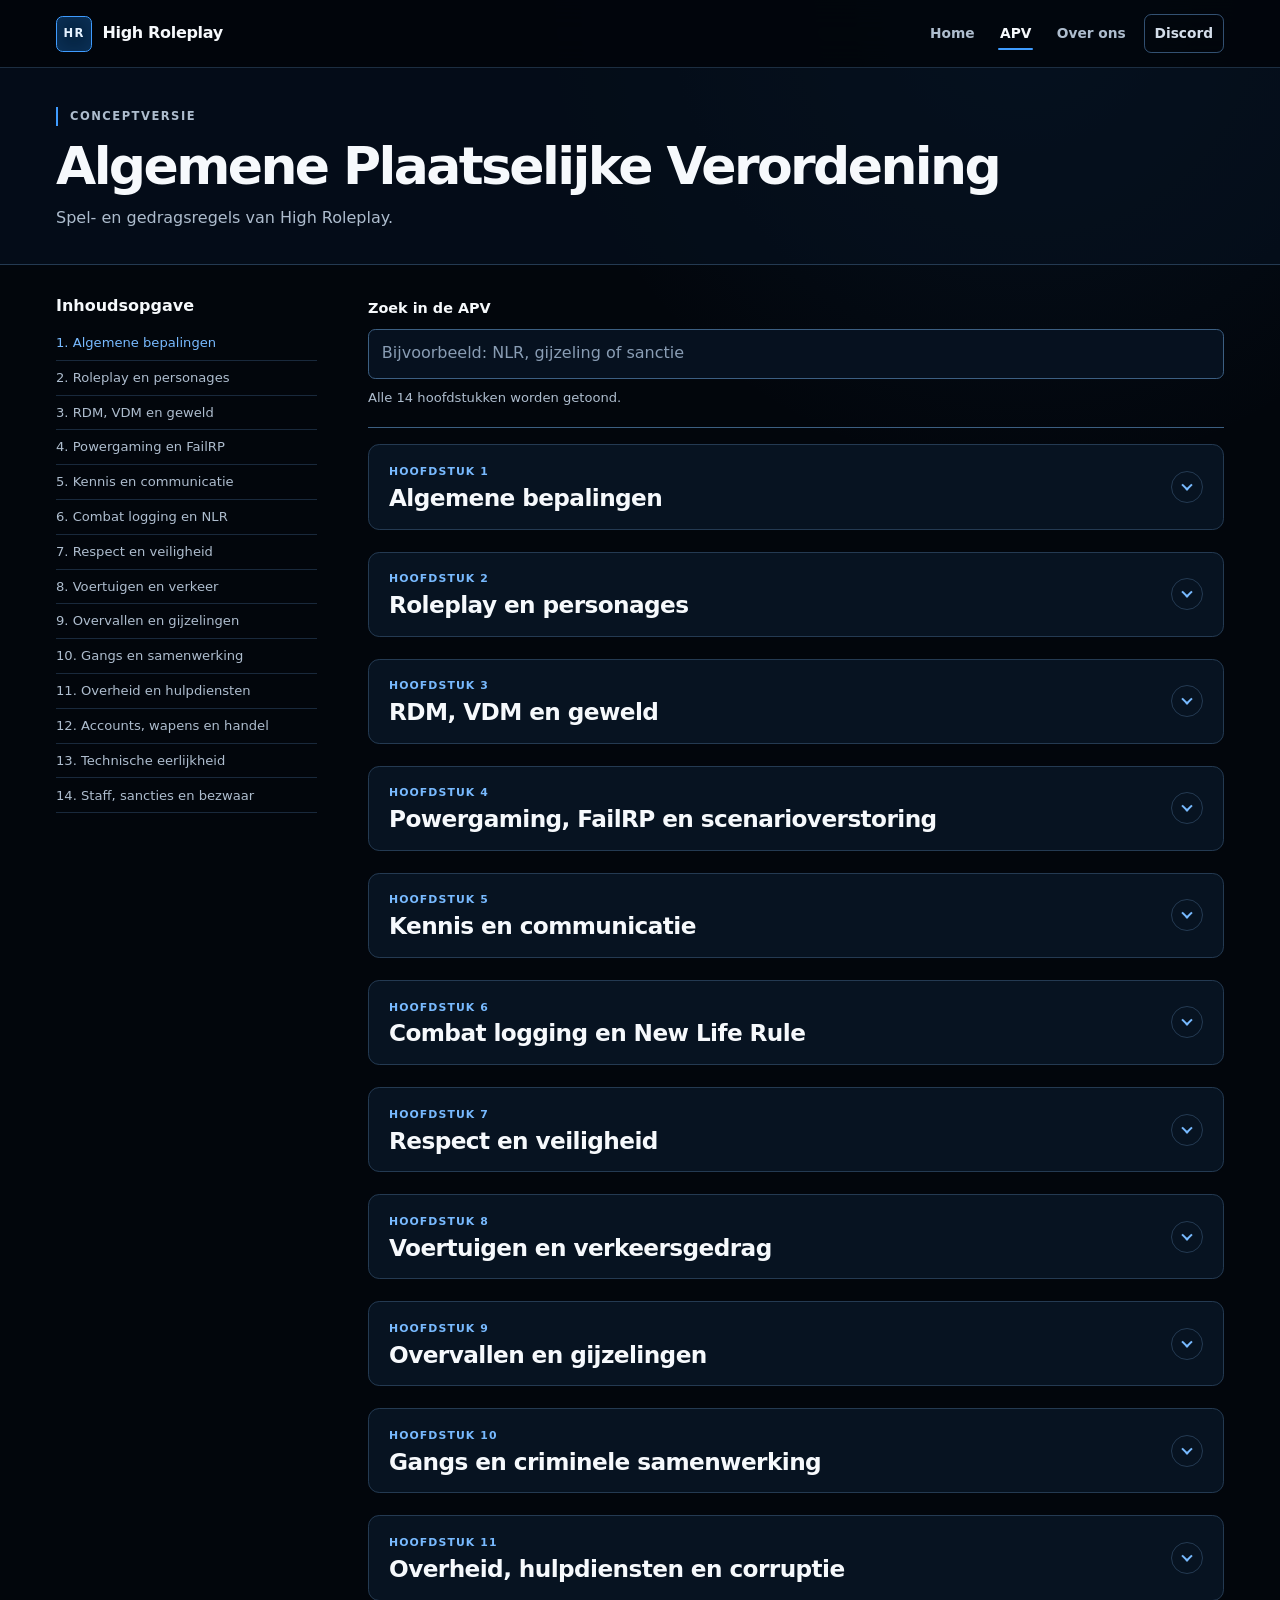
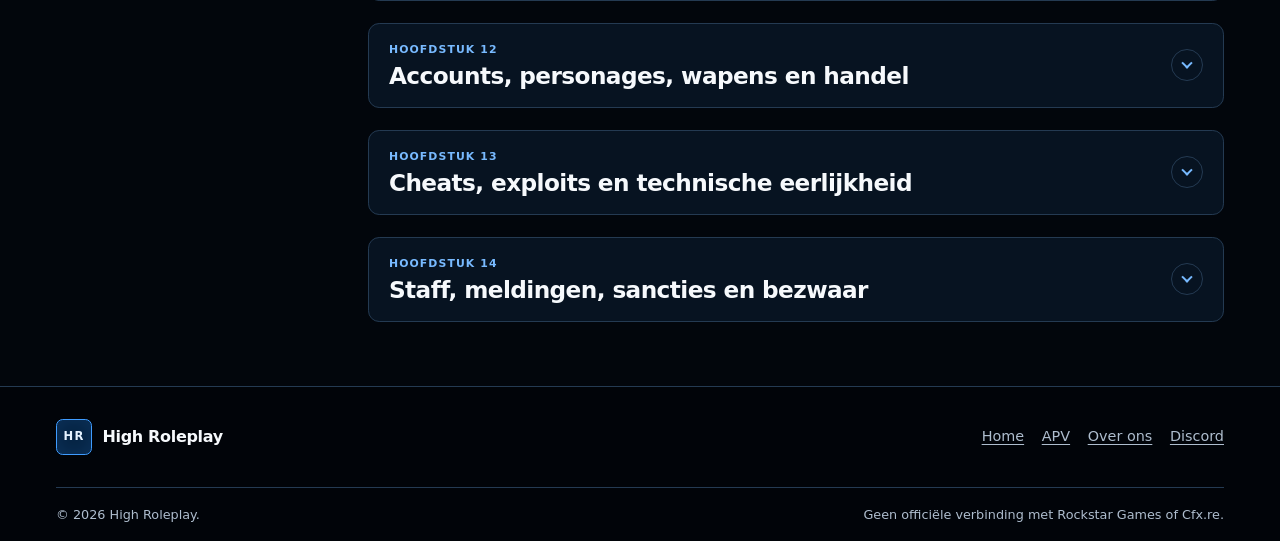
<file: apv.html>
<!doctype html>
<html lang="nl">
<head>
  <meta charset="utf-8">
  <meta name="viewport" content="width=device-width, initial-scale=1">
  <meta name="description" content="Concept-APV van High Roleplay met spel- en gedragsregels voor serieuze Nederlandse FiveM-roleplay.">
  <meta name="theme-color" content="#02060c">
  <title>APV — High Roleplay</title>
  <link rel="icon" href="data:,">
  <link rel="stylesheet" href="styles.css">
  <script src="script.js" defer></script>
</head>
<body class="apv-page">
  <a class="skip-link" href="#apv-inhoud">Ga naar de APV-inhoud</a>

  <header class="site-header" id="pagina-top">
    <div class="container header-inner">
      <a class="brand" href="index.html" aria-label="High Roleplay, home">
        <span class="brand-mark" aria-hidden="true">HR</span>
        <span class="brand-name">High Roleplay</span>
      </a>
      <nav class="site-nav" aria-label="Hoofdnavigatie">
        <a href="index.html">Home</a>
        <a href="apv.html" aria-current="page">APV</a>
        <a href="index.html#over-ons">Over ons</a>
        <a class="nav-discord" href="https://discord.gg/zPV2AMXaX" target="_blank" rel="noopener noreferrer">Discord<span class="sr-only"> (opent in een nieuw tabblad)</span></a>
      </nav>
    </div>
  </header>

  <main>
    <header class="apv-hero">
      <div class="container">
        <p class="concept-label">Conceptversie</p>
        <h1>Algemene Plaatselijke Verordening</h1>
        <p class="apv-lead">Spel- en gedragsregels van High Roleplay.</p>
      </div>
    </header>

    <div class="container apv-layout">
      <aside class="apv-sidebar" aria-labelledby="toc-title">
        <h2 id="toc-title">Inhoudsopgave</h2>
        <nav aria-label="APV-hoofdstukken">
          <ol class="toc">
            <li><a href="#hoofdstuk-algemene-bepalingen">1. Algemene bepalingen</a></li>
            <li><a href="#hoofdstuk-roleplay">2. Roleplay en personages</a></li>
            <li><a href="#hoofdstuk-geweld">3. RDM, VDM en geweld</a></li>
            <li><a href="#hoofdstuk-powergaming">4. Powergaming en FailRP</a></li>
            <li><a href="#hoofdstuk-kennis-communicatie">5. Kennis en communicatie</a></li>
            <li><a href="#hoofdstuk-continuiteit">6. Combat logging en NLR</a></li>
            <li><a href="#hoofdstuk-respect">7. Respect en veiligheid</a></li>
            <li><a href="#hoofdstuk-voertuigen">8. Voertuigen en verkeer</a></li>
            <li><a href="#hoofdstuk-overvallen">9. Overvallen en gijzelingen</a></li>
            <li><a href="#hoofdstuk-gangs">10. Gangs en samenwerking</a></li>
            <li><a href="#hoofdstuk-overheid">11. Overheid en hulpdiensten</a></li>
            <li><a href="#hoofdstuk-accounts-handel">12. Accounts, wapens en handel</a></li>
            <li><a href="#hoofdstuk-technische-eerlijkheid">13. Technische eerlijkheid</a></li>
            <li><a href="#hoofdstuk-staff-sancties">14. Staff, sancties en bezwaar</a></li>
          </ol>
        </nav>
      </aside>

      <div class="apv-main" id="apv-inhoud">
        <section class="filter-panel" data-apv-filter hidden aria-labelledby="filter-title">
          <h2 id="filter-title" class="sr-only">APV doorzoeken</h2>
          <label for="apv-search">Zoek in de APV</label>
          <div class="filter-controls">
            <div class="search-field">
              <input id="apv-search" type="search" inputmode="search" autocomplete="off" placeholder="Bijvoorbeeld: NLR, gijzeling of sanctie">
              <button class="search-clear" type="button" data-clear-search aria-label="Zoekopdracht wissen" hidden><span aria-hidden="true">×</span></button>
            </div>
          </div>
          <p class="filter-status" data-filter-status aria-live="polite">Alle 14 hoofdstukken worden getoond.</p>
        </section>

        <noscript><p class="no-script-note">JavaScript staat uit. De volledige APV blijft hieronder leesbaar; alleen zoeken en inklappen zijn niet beschikbaar.</p></noscript>
        <p class="no-results" data-no-results hidden>Geen hoofdstukken gevonden. Probeer een andere of kortere zoekterm.</p>

        <span class="legacy-anchor" id="hoofdstuk-1" data-chapter-target="hoofdstuk-algemene-bepalingen" aria-hidden="true"></span>
        <details class="apv-chapter" id="hoofdstuk-algemene-bepalingen" data-apv-chapter>
          <summary class="chapter-summary"><span class="chapter-number">Hoofdstuk 1</span><h2>Algemene bepalingen</h2><span class="chapter-toggle" aria-hidden="true"></span></summary>
          <article class="article"><h3>Artikel 1.1 — Doel en toepasselijkheid</h3><p>Deze APV bevat de spel- en gedragsregels van High Roleplay. Met <span class="term">APV</span> wordt het communityreglement bedoeld, niet een verordening van een echte gemeente. De regels gelden voor spelers, staffleden en activiteiten die rechtstreeks met de community of een roleplaysituatie samenhangen.</p></article>
          <article class="article"><h3>Artikel 1.2 — Goede trouw</h3><p>Iedere deelnemer speelt eerlijk, werkt mee aan geloofwaardige roleplay en gebruikt onduidelijkheden niet om een oneerlijk voordeel te behalen. De bedoeling van een regel telt mee bij de beoordeling.</p></article>
          <article class="article"><h3>Artikel 1.3 — APV en toekomstige wetboeken</h3><p>De APV regelt gedrag van spelers, staff en roleplay. In-character strafbare feiten, boetes en celstraffen horen later in het Wetboek van Strafrecht. Politiebevoegdheden, procedures en rechten horen later in het Wetboek van Strafvordering. Technische wachttijden, statussen en automatische blokkades worden in scripts of configuratie vastgelegd.</p></article>
          <article class="article"><h3>Artikel 1.4 — Onvoorziene situaties</h3><p>Staff mag bij een onvoorziene situatie tijdelijk ingrijpen om veiligheid, eerlijkheid of continuïteit te bewaren. Zo'n ingreep is geen stille nieuwe regel en moet achteraf op grond van feiten en bestaande uitgangspunten worden beoordeeld.</p></article>
          <a class="back-to-top" href="#pagina-top">Terug naar boven</a>
        </details>

        <span class="legacy-anchor" id="hoofdstuk-2" data-chapter-target="hoofdstuk-roleplay" aria-hidden="true"></span>
        <details class="apv-chapter" id="hoofdstuk-roleplay" data-apv-chapter>
          <summary class="chapter-summary"><span class="chapter-number">Hoofdstuk 2</span><h2>Roleplay en personages</h2><span class="chapter-toggle" aria-hidden="true"></span></summary>
          <article class="article"><h3>Artikel 2.1 — In character en out of character</h3><p><span class="term">In character (IC)</span> betekent handelen als personage. <span class="term">Out of character (OOC)</span> betekent handelen als speler buiten het verhaal. Houd beide gescheiden en gebruik OOC-conflicten of -kennis niet in de roleplay.</p></article>
          <article class="article"><h3>Artikel 2.2 — Geloofwaardig personage</h3><p>Speel een herkenbaar en geloofwaardig personage met menselijke grenzen. Waardeer het leven van het personage, speel verwondingen uit en accepteer redelijke gevolgen van eigen keuzes.</p></article>
          <article class="article"><h3>Artikel 2.3 — Samenspel</h3><p>Roleplay is gezamenlijk. Geef anderen redelijke ruimte om te reageren, forceer niet zonder noodzaak één uitkomst en laat winnen of buit niet zwaarder wegen dan een eerlijk verhaal.</p></article>
          <article class="article"><h3>Artikel 2.4 — Eén actieve identiteit</h3><p>Iedere speler gebruikt één eigen Cfx/FiveM-account en één actief personage. Extra personages voor politie, criminaliteit of andere rollen zijn niet toegestaan. Een volledige reset kan uitsluitend om een ernstige technische of administratieve reden door staff worden toegestaan; een <span class="term">Character Kill (CK)</span> is niet van toepassing.</p></article>
          <a class="back-to-top" href="#pagina-top">Terug naar boven</a>
        </details>

        <span class="legacy-anchor" id="hoofdstuk-3" data-chapter-target="hoofdstuk-geweld" aria-hidden="true"></span>
        <details class="apv-chapter" id="hoofdstuk-geweld" data-apv-chapter>
          <summary class="chapter-summary"><span class="chapter-number">Hoofdstuk 3</span><h2>RDM, VDM en geweld</h2><span class="chapter-toggle" aria-hidden="true"></span></summary>
          <article class="article"><h3>Artikel 3.1 — Random Deathmatch</h3><p><span class="term">Random Deathmatch (RDM)</span> is iemand aanvallen of doden zonder geloofwaardige aanleiding, opbouw en redelijke kans om op de situatie te reageren. RDM is verboden.</p></article>
          <article class="article"><h3>Artikel 3.2 — Escalatie</h3><p>Geweld moet passen bij de ernst en ontwikkeling van de roleplay. Een klein conflict rechtvaardigt niet automatisch zwaar of dodelijk geweld. Een duidelijke, direct waarneembare dreiging kan onmiddellijke verdediging wel redelijk maken.</p></article>
          <article class="article"><h3>Artikel 3.3 — Vehicle Deathmatch</h3><p><span class="term">Vehicle Deathmatch (VDM)</span> is een voertuig onrealistisch of zonder passende roleplay als wapen gebruiken. Opzettelijk inrijden op personen, menigten of blokkades zonder zwaarwegende IC-noodzaak is verboden.</p></article>
          <article class="article"><h3>Artikel 3.4 — Verwondingen en overmacht</h3><p>Speel verwondingen en duidelijke overmacht geloofwaardig uit. Negeer geen letsel, wapenbedreiging of fysieke beperking enkel om een gunstiger resultaat af te dwingen.</p></article>
          <a class="back-to-top" href="#pagina-top">Terug naar boven</a>
        </details>

        <span class="legacy-anchor" id="hoofdstuk-5" data-chapter-target="hoofdstuk-powergaming" aria-hidden="true"></span>
        <details class="apv-chapter" id="hoofdstuk-powergaming" data-apv-chapter>
          <summary class="chapter-summary"><span class="chapter-number">Hoofdstuk 4</span><h2>Powergaming, FailRP en scenarioverstoring</h2><span class="chapter-toggle" aria-hidden="true"></span></summary>
          <article class="article"><h3>Artikel 4.1 — Powergaming</h3><p><span class="term">Powergaming</span> is een onrealistisch voordeel afdwingen, spelmechanieken boven geloofwaardigheid zetten of een ander geen redelijke reactieruimte geven. Dit is verboden.</p></article>
          <article class="article"><h3>Artikel 4.2 — FailRP</h3><p><span class="term">FailRP</span> is gedrag dat de geloofwaardigheid van een situatie ernstig doorbreekt, zoals onmogelijke handelingen uitvoeren, zwaar letsel negeren of zonder verhaal van rol wisselen om gevolgen te ontwijken.</p></article>
          <article class="article"><h3>Artikel 4.3 — Scenarioverstoring</h3><p>Verstoor geen lopende scène door zonder geldige aanleiding deel te nemen, nood- of staffdiensten te lokken voor vermaak, of herhaald versterking op te roepen enkel om een oneerlijke overmacht te maken.</p></article>
          <article class="article"><h3>Artikel 4.4 — Misbruik van systemen</h3><p>Gebruik menu's, animaties, voertuigen, inventarissen of andere systemen niet op een manier die technisch mogelijk maar duidelijk onrealistisch of oneerlijk is.</p></article>
          <a class="back-to-top" href="#pagina-top">Terug naar boven</a>
        </details>

        <span class="legacy-anchor" id="hoofdstuk-4" data-chapter-target="hoofdstuk-kennis-communicatie" aria-hidden="true"></span>
        <span class="legacy-anchor" id="hoofdstuk-14" data-chapter-target="hoofdstuk-kennis-communicatie" aria-hidden="true"></span>
        <details class="apv-chapter" id="hoofdstuk-kennis-communicatie" data-apv-chapter>
          <summary class="chapter-summary"><span class="chapter-number">Hoofdstuk 5</span><h2>Kennis en communicatie</h2><span class="chapter-toggle" aria-hidden="true"></span></summary>
          <article class="article"><h3>Artikel 5.1 — Metagaming</h3><p><span class="term">Metagaming</span> is OOC-informatie gebruiken die het personage niet geloofwaardig IC heeft verkregen. Ook kennis uit streams, chats, Discord, schermdelen of een ander personage gebruiken is verboden.</p></article>
          <article class="article"><h3>Artikel 5.2 — Streamsniping</h3><p>Een livestream of opname gebruiken om iemand te vinden, diens plannen te achterhalen of een lopende situatie te beïnvloeden is <span class="term">streamsniping</span> en is verboden.</p></article>
          <article class="article"><h3>Artikel 5.3 — Communicatie tijdens roleplay</h3><p>Gebruik tijdens actieve roleplay uitsluitend in-game spraak, telefoon en radio. Deel geen live tactische informatie via Discord, privéberichten, streams of schermdelen. Algemene planning buiten de server mag, zolang die geen actuele tactiek of informatie uit een lopende situatie bevat.</p></article>
          <article class="article"><h3>Artikel 5.4 — Technische uitzondering</h3><p>Na een crash mag extern kort worden gemeld dat iemand is gecrasht en terugkeert. Deel daarbij geen tactiek en vraag geen vooraf afgesproken voordeel. Een langdurige externe noodoplossing tijdens een storing vereist toestemming van staff of de bevoegde coördinator en stopt zodra in-game communicatie weer werkt.</p></article>
          <a class="back-to-top" href="#pagina-top">Terug naar boven</a>
        </details>

        <span class="legacy-anchor" id="hoofdstuk-6" data-chapter-target="hoofdstuk-continuiteit" aria-hidden="true"></span>
        <span class="legacy-anchor" id="hoofdstuk-7" data-chapter-target="hoofdstuk-continuiteit" aria-hidden="true"></span>
        <details class="apv-chapter" id="hoofdstuk-continuiteit" data-apv-chapter>
          <summary class="chapter-summary"><span class="chapter-number">Hoofdstuk 6</span><h2>Combat logging en New Life Rule</h2><span class="chapter-toggle" aria-hidden="true"></span></summary>
          <article class="article"><h3>Artikel 6.1 — Combat logging</h3><p><span class="term">Combat logging</span> is de server verlaten om een actieve roleplaysituatie of de gevolgen daarvan te ontwijken. Verlaat de server niet tijdens een achtervolging, arrestatie, overval, vechtpartij, actieve confrontatie of terwijl het personage buiten bewustzijn is.</p></article>
          <article class="article"><h3>Artikel 6.2 — Crash en terugkeer</h3><p>Keer na een crash zo mogelijk binnen tien minuten terug en hervat de situatie wanneer dat redelijk is. Meld een verhindering zo snel mogelijk via Discord. Tien minuten is een richtlijn en terugkeerplicht, geen automatische strafgrens. Een langdurige storing of wachtrij kan geldig zijn als die tijdig wordt gemeld. Een servercrash of aangekondigde herstart is uitgezonderd.</p></article>
          <article class="article"><h3>Artikel 6.3 — Start van de New Life Rule</h3><p>De <span class="term">New Life Rule (NLR)</span> start uitsluitend wanneer een speler na overlijden in het ziekenhuis respawnt. Behandeling of reanimatie door EMS activeert geen NLR: bestaande kennis blijft dan behouden, maar verwondingen worden geloofwaardig uitgespeeld.</p></article>
          <article class="article"><h3>Artikel 6.4 — Buiten het scenario blijven</h3><p>Na een ziekenhuisrespawn mag de speler het oorspronkelijke scenario niet beïnvloeden: niet terugkeren, versterken, informatie doorgeven, via telefoon of radio helpen, voorwerpen terughalen of wraak nemen. Dit duurt totdat conflict, achtervolging, onderhandeling, ontsnapping en actieve zoektocht zijn beëindigd en betrokkenen aantoonbaar met andere roleplay bezig zijn. Er geldt geen vaste locatiegebonden timer; bij twijfel blijft de speler buiten de situatie en kan staff achteraf beoordelen.</p></article>
          <article class="article"><h3>Artikel 6.5 — Geheugen na overlijden</h3><p>De speler vergeet de gebeurtenissen uit de vijftien minuten vóór het overlijden. Achtergrond, oudere herinneringen en bestaande relaties blijven bestaan. Een ander mag de gebeurtenis later vertellen, maar daarmee keert de eigen herinnering aan die vijftien minuten niet terug.</p></article>
          <a class="back-to-top" href="#pagina-top">Terug naar boven</a>
        </details>

        <span class="legacy-anchor" id="hoofdstuk-8" data-chapter-target="hoofdstuk-respect" aria-hidden="true"></span>
        <details class="apv-chapter" id="hoofdstuk-respect" data-apv-chapter>
          <summary class="chapter-summary"><span class="chapter-number">Hoofdstuk 7</span><h2>Respect en veiligheid</h2><span class="chapter-toggle" aria-hidden="true"></span></summary>
          <article class="article"><h3>Artikel 7.1 — Respectvol gedrag</h3><p>Behandel anderen buiten het personage respectvol. Discriminatie, gerichte intimidatie, seksuele intimidatie, bedreiging, doxing en het delen of opeisen van persoonlijke gegevens zijn verboden.</p></article>
          <article class="article"><h3>Artikel 7.2 — IC-conflict en grenzen</h3><p>Een IC-conflict is geen toestemming voor OOC-aanvallen. Zware onderwerpen moeten functioneel, terughoudend en zonder persoonlijk doelwit worden gespeeld. Staff mag een scène begrenzen of stoppen als veiligheid of welzijn dit vereist.</p></article>
          <article class="article"><h3>Artikel 7.3 — Geen uitlokking of lastigvallen</h3><p>Lok hulpdiensten, staff of andere spelers niet herhaaldelijk enkel uit om een reactie af te dwingen, hun werk te verstoren of een klacht uit te lokken. Respecteer een redelijke aanwijzing om afstand te nemen.</p></article>
          <a class="back-to-top" href="#pagina-top">Terug naar boven</a>
        </details>

        <span class="legacy-anchor" id="hoofdstuk-9" data-chapter-target="hoofdstuk-voertuigen" aria-hidden="true"></span>
        <details class="apv-chapter" id="hoofdstuk-voertuigen" data-apv-chapter>
          <summary class="chapter-summary"><span class="chapter-number">Hoofdstuk 8</span><h2>Voertuigen en verkeersgedrag</h2><span class="chapter-toggle" aria-hidden="true"></span></summary>
          <article class="article"><h3>Artikel 8.1 — Geloofwaardig rijgedrag</h3><p>Pas snelheid en rijstijl aan voertuig, weg, verkeer en omstandigheden aan. Extreem rijden zonder passende noodzaak of roleplay is niet toegestaan.</p></article>
          <article class="article"><h3>Artikel 8.2 — Achtervolgingen</h3><p>Een achtervolging blijft roleplay. Neem geen onredelijke sprongen, terreinroutes of frontale risico's enkel omdat het voertuig of spel dit technisch overleeft.</p></article>
          <article class="article"><h3>Artikel 8.3 — Botsingen</h3><p>Speel ernstige botsingen en schade uit. Doorrijden alsof niets is gebeurd kan FailRP zijn. Gebruik een voertuig niet als goedkoop middel om een scène te winnen.</p></article>
          <article class="article"><h3>Artikel 8.4 — Passend gebruik</h3><p>Gebruik voertuigen overeenkomstig hun aard en mogelijkheden. Het betreden van duidelijk ongeschikt terrein of misbruiken van voertuigfysica voor voordeel is verboden.</p></article>
          <a class="back-to-top" href="#pagina-top">Terug naar boven</a>
        </details>

        <span class="legacy-anchor" id="hoofdstuk-10" data-chapter-target="hoofdstuk-overvallen" aria-hidden="true"></span>
        <details class="apv-chapter" id="hoofdstuk-overvallen" data-apv-chapter>
          <summary class="chapter-summary"><span class="chapter-number">Hoofdstuk 9</span><h2>Overvallen en gijzelingen</h2><span class="chapter-toggle" aria-hidden="true"></span></summary>
          <article class="article"><h3>Artikel 9.1 — Beschikbare politie</h3><p>Voor een kleine overval zijn minimaal twee beschikbare agenten nodig; voor een middelgrote overval minimaal drie. Alleen agenten die in dienst, inzetbaar, niet uitgeschakeld en niet gebonden aan een andere grote actieve situatie zijn, tellen mee. De openbare status toont uitsluitend een verhouding zoals <span class="term">5/10</span>, nooit namen of persoonlijke statussen. Bewust misbruik van een dienst- of beschikbaarheidsstatus is verboden.</p></article>
          <article class="article"><h3>Artikel 9.2 — Omvang en technische grenzen</h3><p>Welke overvallen klein of middelgroot zijn, wordt pas definitief vastgesteld wanneer de gebruikte scripts bekend zijn. Grote banken zijn tijdens de eerste testfase uitgeschakeld. Cooldowns, reservering van agenten en een blokkade rond herstarts zijn technische regels en worden later door scripts of configuratie afgedwongen.</p></article>
          <article class="article"><h3>Artikel 9.3 — Gijzelaars en onderhandelingen</h3><p>Een gijzelaar moet een echte, niet vooraf geregelde deelnemer zijn. Nepgijzelaars en vooraf afgesproken gijzelingen zijn verboden. Eisen moeten redelijk zijn en onderhandelingen serieus. Een gijzelaar doden vereist een geloofwaardige opbouw en duidelijke escalatie.</p></article>
          <article class="article"><h3>Artikel 9.4 — Deelnemers en ondersteuning</h3><p>Er geldt geen algemene APV-limiet voor het aantal criminelen of gijzelaars. Zodra politie aanwezig is, mogen geen nieuwe deelnemers het bankgebouw, de overvallocatie of een duidelijk afgesloten zone betreden. Buitenondersteuning mag vooraf een voertuig, ontsnapping of afleiding voorbereiden en wordt deelnemer zodra die via geldige IC-communicatie handelt. Een toevallige voorbijganger mag niet spontaan aansluiten.</p></article>
          <article class="article"><h3>Artikel 9.5 — Andere organisaties</h3><p>Een andere gang mag niet aansluiten nadat de politie aanwezig is, tenzij vóór de gezamenlijke actie toestemming is gegeven door de Underworld Coordinator. Herhaalde versterking enkel om een oneerlijke overmacht te creëren geldt als scenarioverstoring.</p></article>
          <a class="back-to-top" href="#pagina-top">Terug naar boven</a>
        </details>

        <span class="legacy-anchor" id="hoofdstuk-12" data-chapter-target="hoofdstuk-gangs" aria-hidden="true"></span>
        <details class="apv-chapter" id="hoofdstuk-gangs" data-apv-chapter>
          <summary class="chapter-summary"><span class="chapter-number">Hoofdstuk 10</span><h2>Gangs en criminele samenwerking</h2><span class="chapter-toggle" aria-hidden="true"></span></summary>
          <article class="article"><h3>Artikel 10.1 — Zelfstandige organisaties</h3><p>Gangs en criminele organisaties hebben een eigen identiteit, doelen en verantwoordelijkheid. Permanente allianties tussen organisaties zijn niet toegestaan. Gewoon overleg, handel en informatie-uitwisseling blijven mogelijk.</p></article>
          <article class="article"><h3>Artikel 10.2 — Gezamenlijke criminele acties</h3><p>Een gezamenlijke overval, aanval, hinderlaag, oorlog of andere criminele actie vereist vooraf toestemming van de Underworld Coordinator. De aanvraag vermeldt deelnemers, doel, omvang en duur. Toestemming geldt alleen voor het omschreven scenario en kan niet achteraf worden verleend.</p></article>
          <article class="article"><h3>Artikel 10.3 — Geen spontane vermenging</h3><p>Zonder voorafgaande toestemming voeren organisaties geen gezamenlijke criminele actie uit en mengen zij zich niet spontaan in elkaars lopende conflict. Toevallig hetzelfde doel hebben maakt partijen niet automatisch bondgenoten.</p></article>
          <article class="article"><h3>Artikel 10.4 — Voorwaarden en beëindiging</h3><p>De Underworld Coordinator mag redelijke voorwaarden stellen of de toestemming beëindigen wanneer doel, omvang of uitvoering afwijkt van de aanvraag.</p></article>
          <a class="back-to-top" href="#pagina-top">Terug naar boven</a>
        </details>

        <span class="legacy-anchor" id="hoofdstuk-13" data-chapter-target="hoofdstuk-overheid" aria-hidden="true"></span>
        <details class="apv-chapter" id="hoofdstuk-overheid" data-apv-chapter>
          <summary class="chapter-summary"><span class="chapter-number">Hoofdstuk 11</span><h2>Overheid, hulpdiensten en corruptie</h2><span class="chapter-toggle" aria-hidden="true"></span></summary>
          <article class="article"><h3>Artikel 11.1 — Professionele rol</h3><p>Medewerkers van politie, EMS en andere overheidsdiensten handelen zorgvuldig, geloofwaardig en binnen hun functie. Dienstmiddelen, bevoegdheden en vertrouwelijke informatie worden niet voor persoonlijk of crimineel voordeel gebruikt.</p></article>
          <article class="article"><h3>Artikel 11.2 — Hulpverleningsroleplay</h3><p>Geef hulpdiensten redelijke ruimte om hun werk te doen en speel onderzoek, behandeling en verwondingen geloofwaardig mee. Een hulpdienstfunctie geeft geen vrijstelling van de APV.</p></article>
          <article class="article"><h3>Artikel 11.3 — Overheidscorruptie</h3><p>Corruptie binnen een overheidsrol vereist een geloofwaardig opgebouwd verhaal en voorafgaande toestemming van de Government Coordinator. De toestemming noemt personen, handelingen en geldigheidsperiode. Gebruik van menu's, dossiers, vertrouwelijke informatie, bewijsdepots of dienstwapens vereist altijd uitdrukkelijke toestemming.</p></article>
          <article class="article"><h3>Artikel 11.4 — Grenzen aan toestemming</h3><p>Corruptie mag geen eenvoudige bevoorradingsroute voor een gang worden. De Government Coordinator mag voorwaarden stellen of toestemming beëindigen. Handelen zonder of buiten toestemming geldt als misbruik van een overheidsrol.</p></article>
          <article class="article"><h3>Artikel 11.5 — Procedurele regels</h3><p>Politiebevoegdheden, procedures en rechten van betrokkenen worden later afzonderlijk vastgelegd in het Wetboek van Strafvordering. De APV bepaalt daarover geen IC-strafprocedure.</p></article>
          <a class="back-to-top" href="#pagina-top">Terug naar boven</a>
        </details>

        <span class="legacy-anchor" id="hoofdstuk-11" data-chapter-target="hoofdstuk-accounts-handel" aria-hidden="true"></span>
        <details class="apv-chapter" id="hoofdstuk-accounts-handel" data-apv-chapter>
          <summary class="chapter-summary"><span class="chapter-number">Hoofdstuk 12</span><h2>Accounts, personages, wapens en handel</h2><span class="chapter-toggle" aria-hidden="true"></span></summary>
          <article class="article"><h3>Artikel 12.1 — Eigen account</h3><p>Gebruik uitsluitend het eigen Cfx/FiveM-account. Accountdeling en het gebruiken of aanmaken van meerdere accounts zijn verboden. Meld een vermoedelijk gehackt account zo snel mogelijk; staff beoordeelt de omstandigheden. Een extra account of reset gebruiken om een sanctie te ontwijken kan tot een permanente verbanning leiden.</p></article>
          <article class="article"><h3>Artikel 12.2 — Geen overdracht tussen eigen identiteiten</h3><p>Draag geen geld, wapens, voertuigen, locaties, kennis, contacten of andere bezittingen over tussen eigen accounts of persona's, ook niet via een tussenpersoon. Gebruik geen extra identiteit of reset om schulden, wachttijden, roleplaygevolgen of sancties te ontwijken.</p></article>
          <article class="article"><h3>Artikel 12.3 — Volledige reset</h3><p>Alleen staff kan om een ernstige technische of administratieve reden een volledige reset toestaan. De speler krijgt geen oude bezittingen, kennis of relaties terug en gebruikt de reset niet om gevolgen of sancties te ontwijken. De sanctiegeschiedenis blijft gekoppeld aan het account.</p></article>
          <article class="article"><h3>Artikel 12.4 — Vuurwapens</h3><p>Vuurwapens zijn voor gewone burgers IC illegaal. Er is geen openbare legale burgerwapenwinkel; alleen politie en uitdrukkelijk bevoegde overheidsfuncties mogen dienstwapens gebruiken. Criminele verkrijging verloopt via roleplay met gangs, contacten of dealers. Concrete strafbaarheid van bezit, handel en smokkel hoort later in het Wetboek van Strafrecht.</p></article>
          <article class="article"><h3>Artikel 12.5 — Verboden handel</h3><p>Handel voor echt geld of andere waarde buiten de server in accounts, geld, voertuigen, wapens, diensten of voordelen is verboden. Duplicatie, systeemmisbruik en overdracht via eigen accounts vallen eveneens onder verboden handel en technisch misbruik.</p></article>
          <a class="back-to-top" href="#pagina-top">Terug naar boven</a>
        </details>

        <span class="legacy-anchor" id="hoofdstuk-15" data-chapter-target="hoofdstuk-technische-eerlijkheid" aria-hidden="true"></span>
        <details class="apv-chapter" id="hoofdstuk-technische-eerlijkheid" data-apv-chapter>
          <summary class="chapter-summary"><span class="chapter-number">Hoofdstuk 13</span><h2>Cheats, exploits en technische eerlijkheid</h2><span class="chapter-toggle" aria-hidden="true"></span></summary>
          <article class="article"><h3>Artikel 13.1 — Cheats en hulpmiddelen</h3><p>Cheats, injectors, ongeautoriseerde hulpmiddelen en aanpassingen die informatie, zicht, geluid, richten, bewegen of handelen oneerlijk beïnvloeden zijn verboden. Dit geldt ook voor misleidende grafische of geluidsaanpassingen.</p></article>
          <article class="article"><h3>Artikel 13.2 — Bugs en exploits</h3><p>Een bug of exploit bewust gebruiken, herhalen, verspreiden of verbergen om voordeel te behalen is verboden. Stop het gebruik, beperk verdere schade en meld het veilig aan staff.</p></article>
          <article class="article"><h3>Artikel 13.3 — Duplicatie en herstel</h3><p>Het dupliceren van geld, goederen, wapens of andere bezittingen is verboden. Onterecht verkregen voordeel mag worden verwijderd; ernstige economie- of duplicatiemishandeling kan naast een sanctie tot een accountwipe leiden.</p></article>
          <article class="article"><h3>Artikel 13.4 — Technische configuratie</h3><p>Automatische wachttijden, dienststatussen, reserveringen, logging en blokkades worden in scripts of configuratie beheerd. Het bewust omzeilen of verkeerd instellen daarvan om voordeel te behalen is APV-misbruik.</p></article>
          <a class="back-to-top" href="#pagina-top">Terug naar boven</a>
        </details>

        <span class="legacy-anchor" id="hoofdstuk-16" data-chapter-target="hoofdstuk-staff-sancties" aria-hidden="true"></span>
        <span class="legacy-anchor" id="hoofdstuk-17" data-chapter-target="hoofdstuk-staff-sancties" aria-hidden="true"></span>
        <details class="apv-chapter" id="hoofdstuk-staff-sancties" data-apv-chapter>
          <summary class="chapter-summary"><span class="chapter-number">Hoofdstuk 14</span><h2>Staff, meldingen, sancties en bezwaar</h2><span class="chapter-toggle" aria-hidden="true"></span></summary>
          <article class="article"><h3>Artikel 14.1 — Melden en bewijs</h3><p>Meld een overtreding via het aangewezen Discord-kanaal en geef een volledige, eerlijke beschrijving met relevant bewijs. Liegen tegen staff, belangrijk bewijs bewust achterhouden, tickets misbruiken of staff onder druk zetten voor een gewenste uitkomst is verboden.</p></article>
          <article class="article"><h3>Artikel 14.2 — Beslissingen tijdens een scène</h3><p>Volg een tijdelijke staffaanwijzing tijdens een actieve situatie en bespreek bezwaar daarna via de juiste route. Een stafflid behandelt geen eigen zaak of een zaak van een goede bekende; waar mogelijk beoordeelt een onafhankelijke medewerker de melding.</p></article>
          <article class="article"><h3>Artikel 14.3 — Sanctiecategorieën</h3><p>Staff weegt ernst, opzet, schade, herhaling, medewerking en bewijs. De categorieën zijn: C1 waarschuwing of uitleg, eventueel taakstraf; C2 verbanning van 1 tot 12 uur, eventueel taakstraf; C3 één dag; C4 drie dagen; C5 één week; C6 één maand; C7 permanente verbanning. Taakstraf wordt pas toegepast wanneer een geschikt script beschikbaar is.</p></article>
          <article class="article"><h3>Artikel 14.4 — Accountwipe</h3><p>C8 is een zelfstandige accountwipe bij ernstig economie- of duplicatiemisbruik, of een accountwipe gecombineerd met een permanente verbanning. Een permanente verbanning of accountwipe vereist goedkeuring van de eigenaar en ten minste één onafhankelijke senior staffmedewerker.</p></article>
          <article class="article"><h3>Artikel 14.5 — Motivering en onderzoek</h3><p>De speler ontvangt de reden en overtreden regel. Een onderzoeksverbanning duurt maximaal 72 uur. Verlenging vereist een vastgelegde reden en een nieuwe beoordeling.</p></article>
          <article class="article"><h3>Artikel 14.6 — Bezwaar</h3><p>Bezwaar wordt binnen veertien dagen via Discord ingediend en bevat één volledige uitleg met argumenten en bewijs. Waar mogelijk beoordeelt iemand die niet bij de oorspronkelijke beslissing betrokken was het bezwaar. Een bezwaar schort de sanctie niet automatisch op. Spam of misbruik van de bezwaarroute is verboden.</p></article>
          <article class="article"><h3>Artikel 14.7 — Sanctiegeschiedenis</h3><p>De sanctiegeschiedenis is accountgebonden en blijft na een reset bestaan. Een waarschuwing krijgt na zes maanden een verlopen status en weegt daarna minder zwaar, maar blijft intern zichtbaar. Een foutieve of vernietigde sanctie wordt verwijderd of duidelijk als vernietigd gemarkeerd.</p></article>
          <article class="article"><h3>Artikel 14.8 — Minimale registratie en privacy</h3><p>Staff registreert minimaal speler-ID, datum, regel, sanctie, behandelaar en een korte reden. Screenshots, video's en gedetailleerde logs worden normaal maximaal één jaar bewaard, tenzij een onderzoek of bezwaar nog loopt. Van een permanente verbanning blijft de minimale registratie bewaard zolang die actief is. Alleen bevoegde staff heeft toegang; persoonlijke gegevens en bewijs worden niet openbaar gemaakt. De verdere verwerking wordt in een afzonderlijk intern privacybeleid uitgewerkt.</p></article>
          <a class="back-to-top" href="#pagina-top">Terug naar boven</a>
        </details>
      </div>
    </div>
  </main>

  <footer class="site-footer">
    <div class="container footer-inner">
      <a class="brand brand-footer" href="index.html" aria-label="High Roleplay, home"><span class="brand-mark" aria-hidden="true">HR</span><span>High Roleplay</span></a>
      <nav aria-label="Voetnavigatie">
        <a href="index.html">Home</a><a href="apv.html">APV</a><a href="index.html#over-ons">Over ons</a><a href="https://discord.gg/zPV2AMXaX" target="_blank" rel="noopener noreferrer">Discord<span class="sr-only"> (opent in een nieuw tabblad)</span></a>
      </nav>
    </div>
    <div class="container footer-bottom"><p>&copy; <span data-current-year>2026</span> High Roleplay.</p><p>Geen officiële verbinding met Rockstar Games of Cfx.re.</p></div>
  </footer>
</body>
</html>
</file>
<file: styles.css>
:root {
  color-scheme: dark;
  --background: #02060c;
  --background-blue: #06111f;
  --hero-fallback: #061426;
  --surface: #0a1726;
  --surface-raised: #0e2034;
  --surface-soft: #071321;
  --border: #243a52;
  --border-strong: #3c5f82;
  --text: #f6f9fc;
  --text-soft: #d4deea;
  --text-muted: #aebdce;
  --accent: #3f9cff;
  --accent-bright: #78baff;
  --accent-dark: #07294d;
  --warning: #ffd479;
  --warning-bg: #2a2110;
  --shadow: 0 24px 70px rgb(0 0 0 / 0.38);
  --radius-sm: 0.45rem;
  --radius-md: 0.8rem;
  --container: 73rem;
}

*,
*::before,
*::after {
  box-sizing: border-box;
}

html {
  scroll-behavior: smooth;
  scroll-padding-top: 5.75rem;
}

body {
  min-width: 18rem;
  margin: 0;
  background: var(--background);
  color: var(--text);
  font-family: Inter, ui-sans-serif, system-ui, -apple-system, BlinkMacSystemFont, "Segoe UI", sans-serif;
  font-size: 1rem;
  line-height: 1.65;
}

a {
  color: var(--accent-bright);
  text-underline-offset: 0.2em;
}

a:hover {
  color: #b1d7ff;
}

:focus-visible {
  outline: 3px solid var(--accent-bright);
  outline-offset: 4px;
}

button,
input {
  font: inherit;
}

button {
  color: inherit;
}

[hidden] {
  display: none !important;
}

h1,
h2,
h3,
p {
  margin-top: 0;
}

h1,
h2,
h3 {
  color: var(--text);
  line-height: 1.12;
  text-wrap: balance;
}

.container {
  width: min(100% - 2rem, var(--container));
  margin-inline: auto;
}

.skip-link {
  position: fixed;
  z-index: 100;
  top: 0.75rem;
  left: 0.75rem;
  padding: 0.65rem 0.9rem;
  transform: translateY(-160%);
  border-radius: var(--radius-sm);
  background: var(--accent-bright);
  color: #02111f;
  font-weight: 800;
}

.skip-link:focus {
  transform: translateY(0);
}

.sr-only {
  position: absolute;
  width: 1px;
  height: 1px;
  padding: 0;
  margin: -1px;
  overflow: hidden;
  clip: rect(0, 0, 0, 0);
  white-space: nowrap;
  border: 0;
}

/* Navigatie */
.site-header {
  position: sticky;
  z-index: 30;
  top: 0;
  border-bottom: 1px solid rgb(60 95 130 / 0.46);
  background: rgb(2 6 12 / 0.92);
  backdrop-filter: blur(16px);
}

.home-header {
  position: absolute;
  width: 100%;
  background: linear-gradient(180deg, rgb(2 6 12 / 0.92), rgb(2 6 12 / 0.28));
}

.header-inner {
  display: flex;
  min-height: 4.2rem;
  align-items: center;
  justify-content: space-between;
  gap: 0.75rem;
}

.brand {
  display: inline-flex;
  flex: 0 0 auto;
  align-items: center;
  gap: 0.65rem;
  color: var(--text);
  font-weight: 800;
  letter-spacing: -0.02em;
  text-decoration: none;
}

.brand:hover {
  color: var(--text);
}

.brand-mark {
  display: inline-grid;
  width: 2.25rem;
  height: 2.25rem;
  place-items: center;
  border: 1px solid var(--accent);
  border-radius: 0.42rem;
  background: rgb(7 41 77 / 0.88);
  box-shadow: inset 0 0 18px rgb(63 156 255 / 0.12);
  color: #e5f2ff;
  font-size: 0.72rem;
  letter-spacing: 0.1em;
}

.brand-name {
  display: none;
}

.site-nav {
  display: flex;
  align-items: center;
  gap: 0.15rem;
}

.site-nav a {
  position: relative;
  flex: 0 0 auto;
  padding: 0.45rem 0.48rem;
  border-radius: var(--radius-sm);
  color: var(--text-muted);
  font-size: 0.8rem;
  font-weight: 750;
  text-decoration: none;
}

.site-nav a:hover {
  color: var(--text);
}

.site-nav a[aria-current="page"] {
  color: var(--text);
}

.site-nav a[aria-current="page"]::after {
  position: absolute;
  right: 0.5rem;
  bottom: 0.12rem;
  left: 0.5rem;
  height: 2px;
  border-radius: 2px;
  background: var(--accent);
  content: "";
}

.site-nav .nav-discord {
  margin-left: 0.15rem;
  border: 1px solid rgb(120 186 255 / 0.42);
  color: var(--text-soft);
}

/* Homepage */
.home-hero {
  position: relative;
  display: grid;
  min-height: max(38rem, 100svh);
  align-items: center;
  overflow: hidden;
  border-bottom: 1px solid var(--border);
  background-color: var(--hero-fallback);
  background-image:
    linear-gradient(180deg, rgb(2 6 12 / 0.7) 0%, rgb(3 10 20 / 0.42) 38%, rgb(2 7 14 / 0.86) 100%),
    linear-gradient(90deg, rgb(2 6 12 / 0.83), rgb(3 12 24 / 0.38)),
    url("assets/images/hero-preview.jpg");
  background-position: center, center, 58% center;
  background-size: cover;
}

.home-hero::after {
  position: absolute;
  inset: 0;
  background: linear-gradient(90deg, rgb(63 156 255 / 0.09), transparent 46%);
  content: "";
  pointer-events: none;
}

.hero-content {
  position: relative;
  z-index: 1;
  padding-block: 7.5rem 4rem;
}

.status-label,
.section-kicker,
.concept-label {
  width: fit-content;
  margin-bottom: 1rem;
  color: var(--accent-bright);
  font-size: 0.72rem;
  font-weight: 850;
  letter-spacing: 0.13em;
  text-transform: uppercase;
}

.status-label {
  display: flex;
  align-items: center;
  gap: 0.55rem;
  padding: 0.38rem 0.58rem;
  border: 1px solid rgb(120 186 255 / 0.35);
  border-radius: 999px;
  background: rgb(2 9 18 / 0.55);
  color: var(--text-soft);
}

.status-dot {
  width: 0.42rem;
  height: 0.42rem;
  border-radius: 50%;
  background: var(--accent-bright);
  box-shadow: 0 0 0 0.2rem rgb(63 156 255 / 0.14);
}

.home-hero h1 {
  max-width: none;
  margin-bottom: 0.5rem;
  font-size: clamp(3.25rem, 13vw, 5.4rem);
  letter-spacing: -0.065em;
  line-height: 0.98;
  text-shadow: 0 6px 28px rgb(0 0 0 / 0.62);
}

.hero-tagline {
  margin-bottom: 1.75rem;
  color: var(--text-soft);
  font-size: clamp(1.1rem, 4.8vw, 1.75rem);
  font-weight: 550;
  letter-spacing: -0.02em;
  text-shadow: 0 3px 16px rgb(0 0 0 / 0.75);
}

.button-row {
  display: flex;
  flex-direction: column;
  align-items: stretch;
  gap: 0.7rem;
}

.button {
  display: inline-flex;
  min-height: 3rem;
  align-items: center;
  justify-content: center;
  padding: 0.72rem 1.15rem;
  border: 1px solid transparent;
  border-radius: 0.5rem;
  font-weight: 800;
  text-align: center;
  text-decoration: none;
  transition: background-color 150ms ease, border-color 150ms ease, transform 150ms ease;
}

.button:hover {
  transform: translateY(-1px);
}

.button-primary {
  background: var(--accent);
  box-shadow: 0 10px 30px rgb(25 118 218 / 0.25);
  color: #02111f;
}

.button-primary:hover {
  background: #75b8ff;
  color: #02111f;
}

.button-ghost {
  border-color: rgb(205 226 247 / 0.58);
  background: rgb(2 8 16 / 0.55);
  color: var(--text);
  backdrop-filter: blur(8px);
}

.button-ghost:hover {
  border-color: var(--accent-bright);
  background: rgb(9 29 49 / 0.78);
  color: var(--text);
}

.home-values {
  padding-block: clamp(3rem, 7vw, 4.75rem);
  background:
    radial-gradient(circle at 15% 0%, rgb(63 156 255 / 0.08), transparent 25rem),
    var(--background-blue);
}

.values-layout {
  display: grid;
  gap: 2.5rem;
}

.values-heading h2 {
  max-width: 17ch;
  margin-bottom: 0.75rem;
  font-size: clamp(1.8rem, 6vw, 2.75rem);
  letter-spacing: -0.045em;
}

.values-intro {
  max-width: 48ch;
  margin-bottom: 0;
  color: var(--text-muted);
  line-height: 1.7;
}

.values-list {
  display: grid;
  gap: 1.4rem;
  margin: 0;
  padding: 0;
  list-style: none;
}

.value-item {
  padding-top: 1rem;
  border-top: 2px solid var(--border-strong);
}

.value-index {
  display: block;
  margin-bottom: 1.4rem;
  color: var(--accent);
  font-size: 0.72rem;
  font-weight: 900;
  letter-spacing: 0.12em;
}

.value-item h3 {
  margin-bottom: 0.45rem;
  font-size: 1.08rem;
}

.value-item p {
  margin-bottom: 0;
  color: var(--text-muted);
  font-size: 0.94rem;
}

/* Footer */
.site-footer {
  border-top: 1px solid var(--border);
  background: #010409;
}

.footer-main,
.footer-inner {
  display: flex;
  flex-direction: column;
  gap: 1.5rem;
  padding-block: 2rem;
}

.brand-footer {
  width: fit-content;
}

.footer-main nav,
.footer-inner nav {
  display: flex;
  flex-wrap: wrap;
  gap: 1.1rem;
}

.footer-main nav a,
.footer-inner nav a {
  color: var(--text-muted);
  font-size: 0.9rem;
}

.footer-inner p {
  margin: 0;
  color: var(--text-muted);
  font-size: 0.9rem;
}

.footer-bottom {
  display: flex;
  flex-direction: column;
  gap: 0.25rem;
  padding-block: 1rem;
  border-top: 1px solid var(--border);
  color: var(--text-muted);
  font-size: 0.8rem;
}

.footer-bottom p {
  margin: 0;
}

/* APV */
.apv-page {
  background:
    radial-gradient(circle at 80% 0%, rgb(34 101 170 / 0.12), transparent 30rem),
    var(--background);
}

.apv-hero {
  padding-block: 2.4rem 2rem;
  border-bottom: 1px solid var(--border);
  background: rgb(6 17 31 / 0.62);
}

.concept-label {
  margin-bottom: 0.7rem;
  padding-left: 0.75rem;
  border-left: 2px solid var(--accent);
  color: var(--text-muted);
}

.apv-hero h1 {
  max-width: none;
  margin-bottom: 0.65rem;
  font-size: clamp(2rem, 7vw, 3.25rem);
  letter-spacing: -0.05em;
}

.apv-lead {
  max-width: 48rem;
  margin-bottom: 0;
  color: var(--text-muted);
  font-size: 1rem;
}

.apv-layout {
  display: grid;
  gap: 1.5rem;
  padding-block: 1.5rem 4rem;
}

.apv-sidebar {
  min-width: 0;
  align-self: start;
}

.apv-sidebar h2 {
  margin-bottom: 0.7rem;
  font-size: 1rem;
}

.toc {
  display: flex;
  gap: 0.45rem;
  margin: 0;
  padding: 0 0 0.55rem;
  overflow-x: auto;
  list-style: none;
  scrollbar-color: var(--border-strong) transparent;
}

.toc li {
  flex: 0 0 auto;
}

.toc a {
  display: block;
  padding: 0.48rem 0.7rem;
  border: 1px solid var(--border);
  border-radius: 999px;
  color: var(--text-muted);
  font-size: 0.82rem;
  text-decoration: none;
  white-space: nowrap;
}

.toc a:hover {
  border-color: var(--accent);
  color: var(--text);
}

.toc a[aria-current="location"] {
  color: var(--accent-bright);
}

.apv-main {
  min-width: 0;
}

.filter-panel {
  margin-bottom: 1rem;
  padding-bottom: 1.2rem;
  border-bottom: 1px solid var(--border-strong);
}

.filter-panel label {
  display: block;
  margin-bottom: 0.5rem;
  font-size: 0.9rem;
  font-weight: 800;
}

.filter-controls {
  width: 100%;
}

.search-field {
  position: relative;
  display: flex;
  width: 100%;
  border: 1px solid var(--border-strong);
  border-radius: var(--radius-sm);
  background: var(--background-blue);
  transition: border-color 150ms ease, box-shadow 150ms ease;
}

.search-field:focus-within {
  border-color: var(--accent-bright);
  box-shadow: 0 0 0 3px rgb(63 156 255 / 0.28);
}

.search-field input {
  width: 100%;
  min-width: 0;
  min-height: 3rem;
  padding: 0.65rem 3.1rem 0.65rem 0.8rem;
  border: 0;
  border-radius: inherit;
  outline: 0;
  background: transparent;
  color: var(--text);
}

.search-field input::-webkit-search-cancel-button {
  appearance: none;
}

.search-field input::placeholder {
  color: #899db4;
}

.search-clear {
  position: absolute;
  top: 50%;
  right: 0.2rem;
  display: grid;
  width: 2.6rem;
  height: 2.6rem;
  padding: 0;
  transform: translateY(-50%);
  place-items: center;
  border: 0;
  border-radius: 0.35rem;
  background: transparent;
  color: var(--text-muted);
  cursor: pointer;
  font-size: 1.45rem;
  line-height: 1;
}

.search-clear:hover {
  background: var(--surface-raised);
  color: var(--text);
}

.search-clear:focus-visible {
  outline-offset: -2px;
}

.filter-status {
  margin: 0.5rem 0 0;
  color: var(--text-muted);
  font-size: 0.82rem;
}

.no-script-note {
  margin: 0 0 1rem;
  padding: 0.8rem 0.9rem;
  border-left: 3px solid var(--accent);
  background: var(--surface);
  color: var(--text-muted);
}

.apv-chapter {
  display: block;
  margin-bottom: 1.375rem;
  overflow: hidden;
  border: 1px solid var(--border);
  border-radius: 0.7rem;
  background: var(--surface-soft);
  scroll-margin-top: 5.75rem;
}

.legacy-anchor {
  display: block;
  height: 0;
  scroll-margin-top: 5.75rem;
}

.apv-chapter:last-of-type {
  margin-bottom: 0;
}

.apv-chapter[open] {
  border-color: rgb(60 95 130 / 0.9);
  background: rgb(8 22 37 / 0.94);
}

.apv-chapter:target {
  border-color: var(--accent);
  box-shadow: 0 0 0 1px rgb(63 156 255 / 0.35);
}

.chapter-summary {
  display: grid;
  grid-template-columns: minmax(0, 1fr) auto;
  gap: 0.25rem 1rem;
  align-items: center;
  min-height: 5rem;
  padding: 1rem;
  cursor: pointer;
  list-style: none;
}

.chapter-summary::-webkit-details-marker {
  display: none;
}

.chapter-summary:hover {
  background: rgb(14 32 52 / 0.58);
}

.chapter-summary:focus-visible {
  outline-offset: -4px;
}

.chapter-number {
  grid-column: 1;
  display: block;
  color: var(--accent-bright);
  font-size: 0.68rem;
  font-weight: 850;
  letter-spacing: 0.1em;
  text-transform: uppercase;
}

.chapter-summary h2 {
  grid-column: 1;
  margin: 0;
  font-size: clamp(1.15rem, 4.5vw, 1.45rem);
  letter-spacing: -0.025em;
}

.chapter-toggle {
  grid-row: 1 / span 2;
  grid-column: 2;
  display: grid;
  width: 2rem;
  height: 2rem;
  place-items: center;
  border: 1px solid var(--border);
  border-radius: 50%;
  color: var(--accent-bright);
}

.chapter-toggle::before {
  width: 0.5rem;
  height: 0.5rem;
  border-right: 2px solid currentcolor;
  border-bottom: 2px solid currentcolor;
  content: "";
  transform: translateY(-0.12rem) rotate(45deg);
  transition: transform 180ms ease;
}

.apv-chapter[open] .chapter-toggle::before {
  transform: translateY(0.12rem) rotate(225deg);
}

.article,
.back-to-top {
  margin-inline: 1rem;
}

.article {
  padding-block: 1rem;
}

.article + .article {
  border-top: 1px solid rgb(36 58 82 / 0.72);
}

.article h3 {
  margin-bottom: 0.45rem;
  font-size: 1rem;
}

.article p,
.article li {
  max-width: 72ch;
  color: #c8d4e1;
  line-height: 1.72;
}

.article p:last-child {
  margin-bottom: 0;
}

.article ul,
.article ol {
  padding-left: 1.25rem;
}

.article li + li {
  margin-top: 0.35rem;
}

.term {
  color: var(--text);
  font-weight: 800;
}

.concept-choice {
  margin-top: 0.75rem;
  padding: 0.75rem 0.85rem;
  border-left: 3px solid var(--warning);
  background: var(--warning-bg);
  color: #f6dfa9 !important;
}

.no-results {
  padding: 1.5rem;
  border: 1px dashed var(--border-strong);
  border-radius: var(--radius-md);
  color: var(--text-muted);
  text-align: center;
}

.back-to-top {
  display: inline-block;
  margin-block: 0.5rem 1.2rem;
  font-size: 0.82rem;
}

/* 404 */
.error-page {
  display: flex;
  min-height: 100vh;
  flex-direction: column;
}

.error-main {
  display: grid;
  flex: 1;
  place-items: center;
  padding-block: 4rem;
}

.error-content {
  max-width: 42rem;
  text-align: center;
}

.error-content h1 {
  max-width: none;
  margin-bottom: 1rem;
  font-size: clamp(2.2rem, 9vw, 4rem);
}

.error-content > p:not(.error-code, .section-kicker) {
  color: var(--text-muted);
}

.error-code {
  margin-bottom: 0.5rem;
  color: rgb(63 156 255 / 0.24);
  font-size: clamp(5rem, 24vw, 9rem);
  font-weight: 900;
  line-height: 0.9;
}

.compact-footer {
  padding-top: 0;
}

@media (min-width: 34rem) {
  .brand-name {
    display: inline;
  }

  .site-nav {
    gap: 0.35rem;
  }

  .site-nav a {
    padding-inline: 0.62rem;
    font-size: 0.86rem;
  }

  .button-row,
  .footer-bottom {
    flex-direction: row;
  }

  .button-row {
    align-items: center;
  }

  .footer-bottom {
    justify-content: space-between;
  }
}

@media (min-width: 48rem) {
  .container {
    width: min(100% - 3rem, var(--container));
  }

  .home-hero {
    background-image:
      linear-gradient(0deg, rgb(2 6 12 / 0.7) 0%, transparent 38%),
      linear-gradient(90deg, rgb(1 5 10 / 0.94) 0%, rgb(3 12 24 / 0.72) 42%, rgb(3 12 24 / 0.18) 74%, rgb(2 6 12 / 0.42) 100%),
      url("assets/images/hero-preview.jpg");
    background-position: center, center, center;
  }

  .hero-content {
    padding-top: 7rem;
  }

  .home-hero h1 {
    font-size: clamp(4.2rem, 7vw, 5.4rem);
  }

  .hero-actions .button {
    min-width: 10.5rem;
  }

  .values-list {
    grid-template-columns: repeat(3, 1fr);
    gap: 1.5rem;
  }

  .footer-main,
  .footer-inner {
    flex-direction: row;
    align-items: center;
    justify-content: space-between;
  }

  .footer-inner nav {
    justify-content: flex-end;
  }

  .chapter-summary {
    padding: 1.1rem 1.25rem;
  }

  .article,
  .back-to-top {
    margin-inline: 1.25rem;
  }
}

@media (min-width: 64rem) {
  .values-layout {
    grid-template-columns: minmax(18rem, 0.85fr) minmax(0, 1.45fr);
    gap: 4rem;
    align-items: start;
  }

  .apv-layout {
    grid-template-columns: 17rem minmax(0, 1fr);
    gap: 2.5rem;
    padding-top: 2rem;
  }

  .apv-sidebar {
    position: sticky;
    top: 5.25rem;
    max-height: calc(100vh - 6.4rem);
    max-height: calc(100dvh - 6.4rem);
    overflow-y: auto;
    overscroll-behavior: contain;
    padding-right: 0.7rem;
    scrollbar-color: rgb(60 95 130 / 0.72) transparent;
    scrollbar-width: thin;
  }

  .toc {
    display: block;
    padding: 0;
    overflow: visible;
  }

  .toc a {
    padding: 0.38rem 0;
    border: 0;
    border-bottom: 1px solid rgb(36 58 82 / 0.7);
    border-radius: 0;
    white-space: normal;
  }
}

@media (prefers-reduced-motion: reduce) {
  html {
    scroll-behavior: auto;
  }

  *,
  *::before,
  *::after {
    scroll-behavior: auto !important;
    transition-duration: 0.01ms !important;
  }
}

@media print {
  :root {
    color-scheme: light;
  }

  body,
  .apv-chapter,
  .apv-chapter[open] {
    background: #fff;
    color: #111;
  }

  .site-header,
  .site-footer,
  .apv-sidebar,
  .filter-panel,
  .back-to-top,
  .chapter-toggle {
    display: none !important;
  }

  .apv-layout {
    display: block;
  }

  .apv-chapter > *:not(summary) {
    display: block !important;
  }

  .apv-chapter {
    break-inside: avoid;
    border-color: #aaa;
  }

  h1,
  h2,
  h3,
  .article p,
  .article li,
  .apv-lead {
    color: #111;
  }
}
</file>
